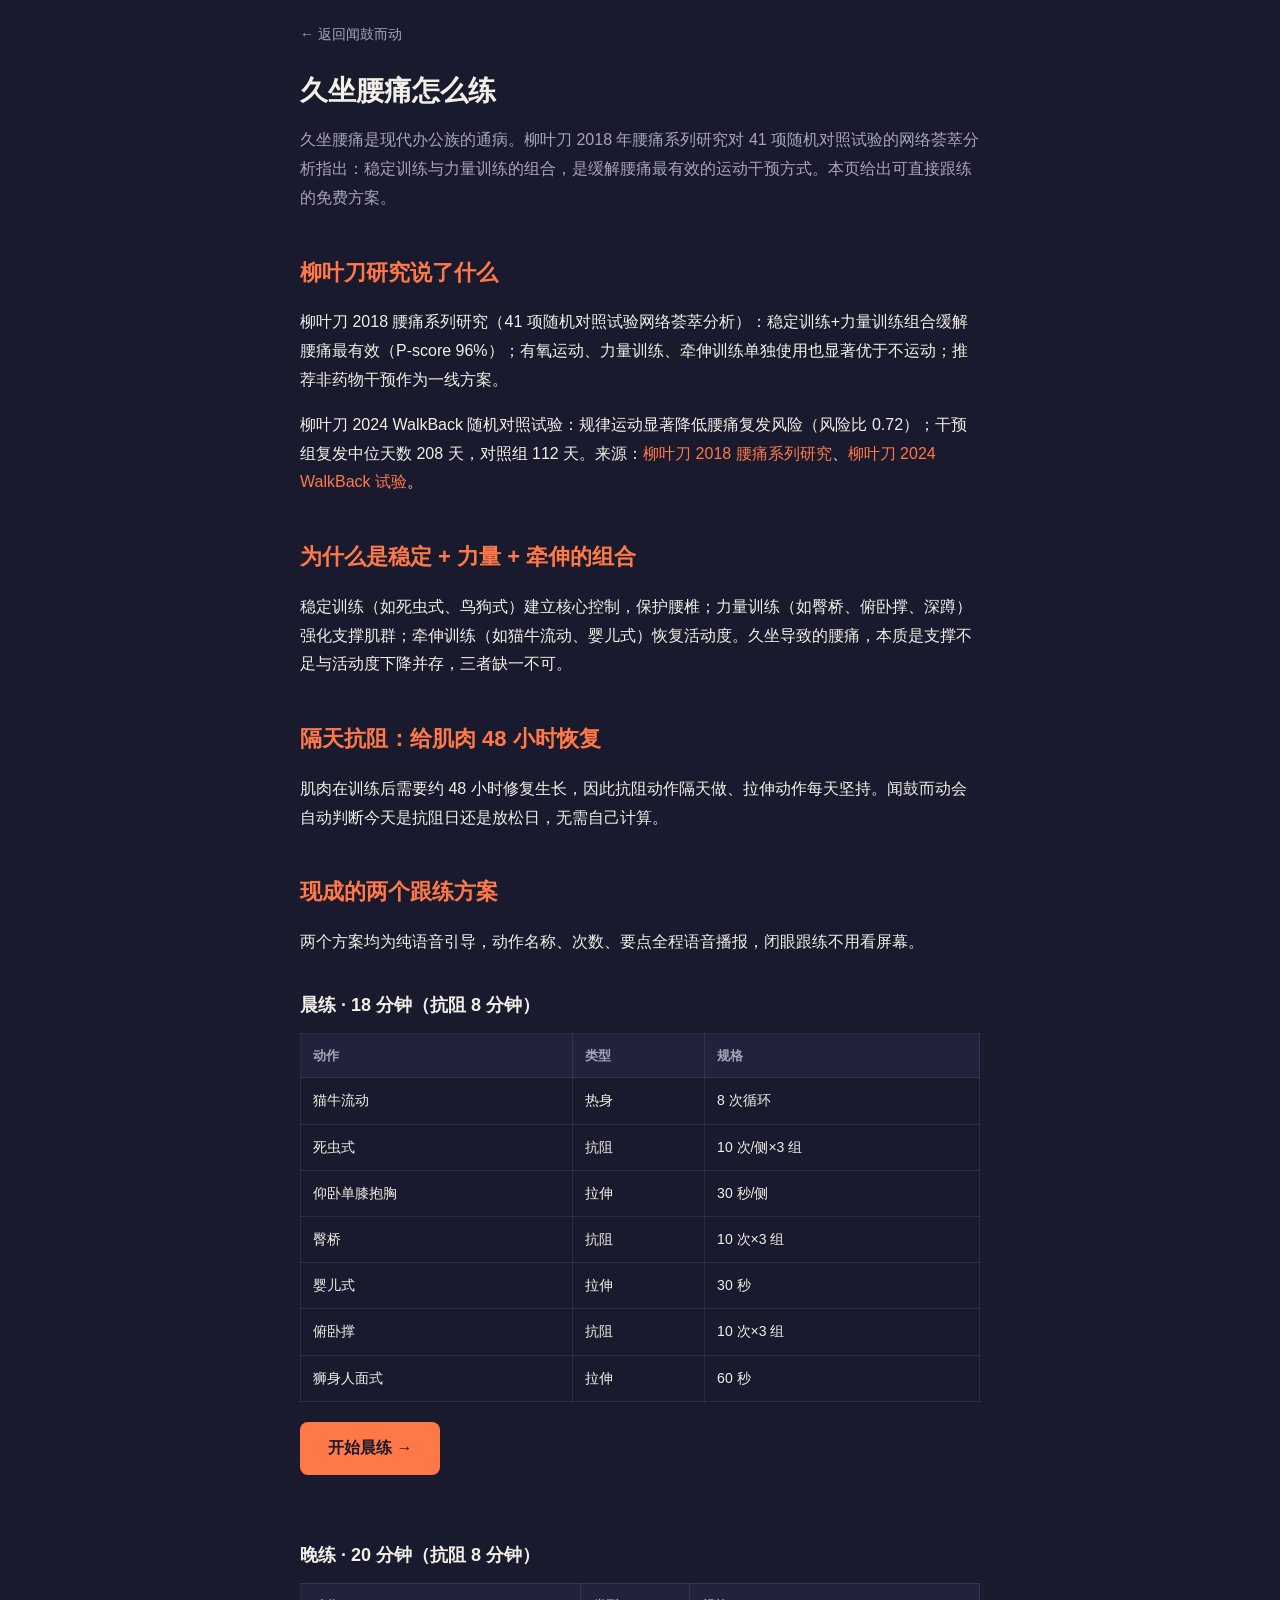
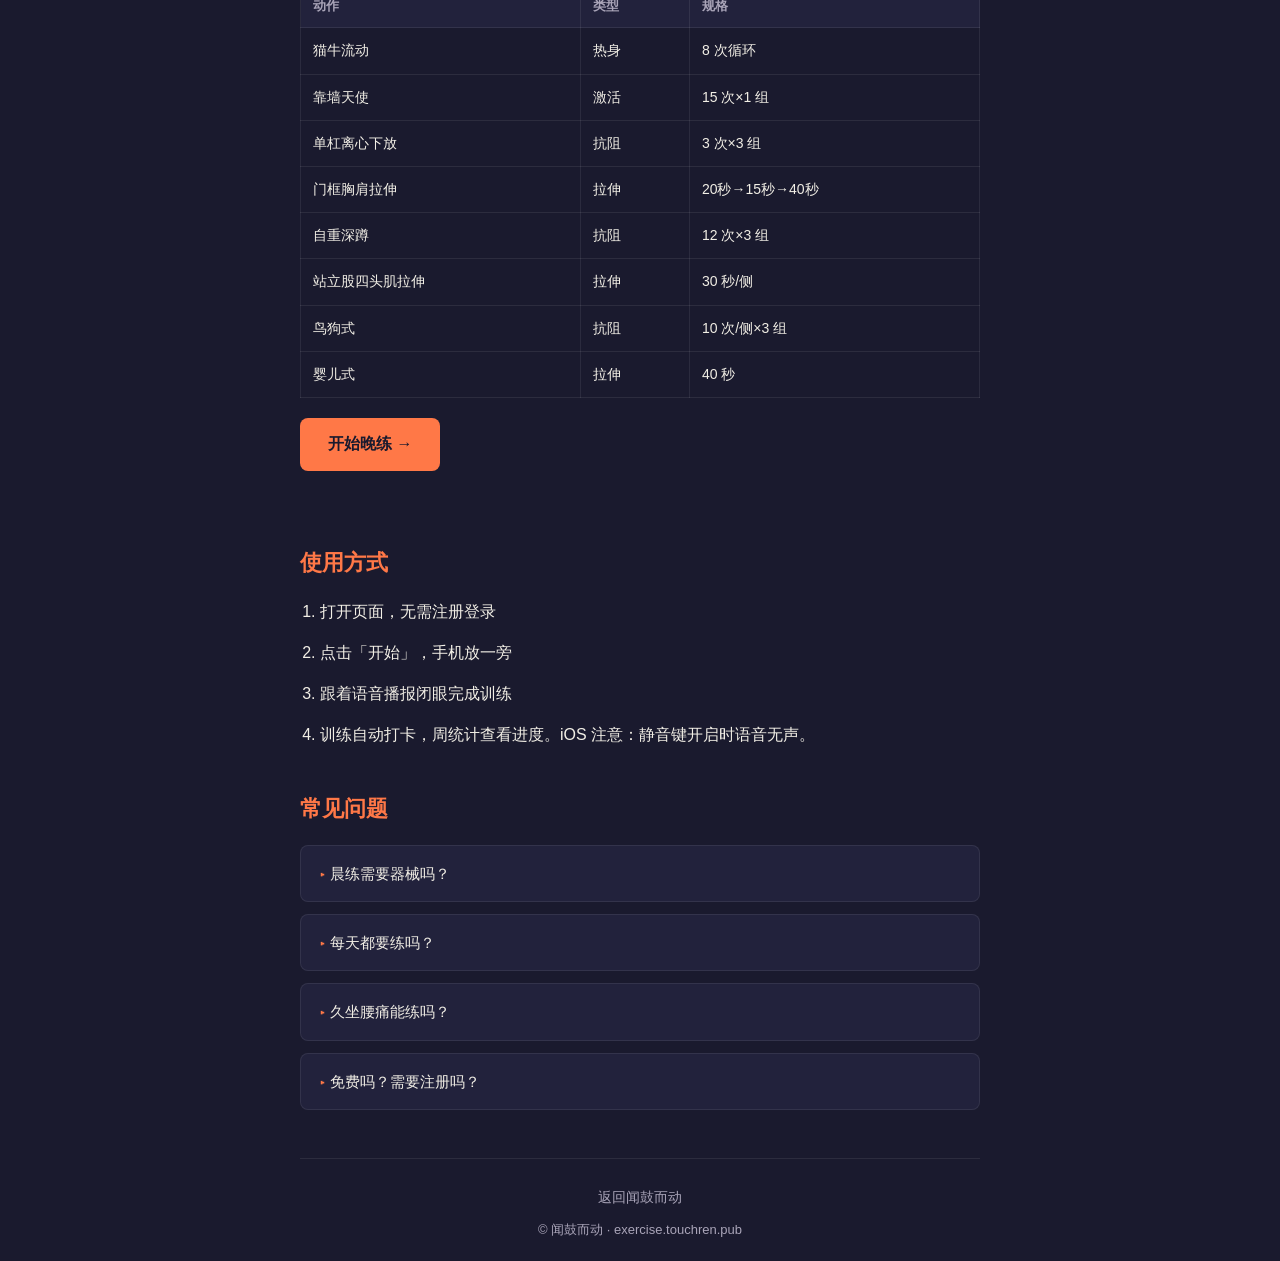
<file: guide.html>
<!DOCTYPE html>
<html lang="zh-CN">
<head>
  <meta charset="UTF-8">
  <meta name="viewport" content="width=device-width, initial-scale=1.0">
  <meta name="theme-color" content="#1a1a2e">
  <title>久坐腰痛怎么练：柳叶刀推荐的运动组合（附免费语音跟练计划）</title>
  <meta name="description" content="久坐腰痛的运动康复方案：稳定训练+力量训练+牵伸训练的组合（柳叶刀 2018 腰痛系列研究推荐），附 18 分钟晨练与 20 分钟晚练免费语音引导计划，无需器械、无需注册。">
  <meta name="keywords" content="久坐腰痛,腰痛康复,运动康复,柳叶刀,语音引导健身,居家训练">
  <link rel="canonical" href="https://exercise.touchren.pub/guide.html">
  <meta property="og:type" content="article">
  <meta property="og:site_name" content="闻鼓而动">
  <meta property="og:title" content="久坐腰痛怎么练：柳叶刀推荐的运动组合">
  <meta property="og:description" content="久坐腰痛的运动康复方案：稳定训练+力量训练+牵伸训练的组合（柳叶刀 2018 腰痛系列研究推荐），附 18 分钟晨练与 20 分钟晚练免费语音引导计划，无需器械、无需注册。">
  <meta property="og:url" content="https://exercise.touchren.pub/guide.html">
  <meta property="og:image" content="https://exercise.touchren.pub/og-image.png">
  <meta property="og:locale" content="zh_CN">
  <meta name="twitter:card" content="summary_large_image">
  <link rel="stylesheet" href="guide.css">
</head>
<body>
  <article>
    <header>
      <a href="./" class="back-link">← 返回闻鼓而动</a>
      <h1>久坐腰痛怎么练</h1>
      <p class="lead">久坐腰痛是现代办公族的通病。柳叶刀 2018 年腰痛系列研究对 41 项随机对照试验的网络荟萃分析指出：稳定训练与力量训练的组合，是缓解腰痛最有效的运动干预方式。本页给出可直接跟练的免费方案。</p>
    </header>

    <section>
      <h2>柳叶刀研究说了什么</h2>
      <p>柳叶刀 2018 腰痛系列研究（41 项随机对照试验网络荟萃分析）：稳定训练+力量训练组合缓解腰痛最有效（P-score 96%）；有氧运动、力量训练、牵伸训练单独使用也显著优于不运动；推荐非药物干预作为一线方案。</p>
      <p>柳叶刀 2024 WalkBack 随机对照试验：规律运动显著降低腰痛复发风险（风险比 0.72）；干预组复发中位天数 208 天，对照组 112 天。来源：<a href="https://www.thelancet.com/journals/lancet/article/PIIS0140-6736(18)32650-3/abstract" target="_blank" rel="noopener">柳叶刀 2018 腰痛系列研究</a>、<a href="https://www.thelancet.com/journals/lancet/article/PIIS0140-6736(24)00755-4/abstract" target="_blank" rel="noopener">柳叶刀 2024 WalkBack 试验</a>。</p>
    </section>

    <section>
      <h2>为什么是稳定 + 力量 + 牵伸的组合</h2>
      <p>稳定训练（如死虫式、鸟狗式）建立核心控制，保护腰椎；力量训练（如臀桥、俯卧撑、深蹲）强化支撑肌群；牵伸训练（如猫牛流动、婴儿式）恢复活动度。久坐导致的腰痛，本质是支撑不足与活动度下降并存，三者缺一不可。</p>
    </section>

    <section>
      <h2>隔天抗阻：给肌肉 48 小时恢复</h2>
      <p>肌肉在训练后需要约 48 小时修复生长，因此抗阻动作隔天做、拉伸动作每天坚持。闻鼓而动会自动判断今天是抗阻日还是放松日，无需自己计算。</p>
    </section>

    <section>
      <h2>现成的两个跟练方案</h2>
      <p>两个方案均为纯语音引导，动作名称、次数、要点全程语音播报，闭眼跟练不用看屏幕。</p>

      <h3>晨练 · 18 分钟（抗阻 8 分钟）</h3>
      <table>
        <thead>
          <tr><th>动作</th><th>类型</th><th>规格</th></tr>
        </thead>
        <tbody>
          <tr><td>猫牛流动</td><td>热身</td><td>8 次循环</td></tr>
          <tr><td>死虫式</td><td>抗阻</td><td>10 次/侧×3 组</td></tr>
          <tr><td>仰卧单膝抱胸</td><td>拉伸</td><td>30 秒/侧</td></tr>
          <tr><td>臀桥</td><td>抗阻</td><td>10 次×3 组</td></tr>
          <tr><td>婴儿式</td><td>拉伸</td><td>30 秒</td></tr>
          <tr><td>俯卧撑</td><td>抗阻</td><td>10 次×3 组</td></tr>
          <tr><td>狮身人面式</td><td>拉伸</td><td>60 秒</td></tr>
        </tbody>
      </table>
      <a class="cta" href="./morning/">开始晨练 →</a>

      <h3>晚练 · 20 分钟（抗阻 8 分钟）</h3>
      <table>
        <thead>
          <tr><th>动作</th><th>类型</th><th>规格</th></tr>
        </thead>
        <tbody>
          <tr><td>猫牛流动</td><td>热身</td><td>8 次循环</td></tr>
          <tr><td>靠墙天使</td><td>激活</td><td>15 次×1 组</td></tr>
          <tr><td>单杠离心下放</td><td>抗阻</td><td>3 次×3 组</td></tr>
          <tr><td>门框胸肩拉伸</td><td>拉伸</td><td>20秒→15秒→40秒</td></tr>
          <tr><td>自重深蹲</td><td>抗阻</td><td>12 次×3 组</td></tr>
          <tr><td>站立股四头肌拉伸</td><td>拉伸</td><td>30 秒/侧</td></tr>
          <tr><td>鸟狗式</td><td>抗阻</td><td>10 次/侧×3 组</td></tr>
          <tr><td>婴儿式</td><td>拉伸</td><td>40 秒</td></tr>
        </tbody>
      </table>
      <a class="cta" href="./evening/">开始晚练 →</a>
    </section>

    <section>
      <h2>使用方式</h2>
      <ol>
        <li>打开页面，无需注册登录</li>
        <li>点击「开始」，手机放一旁</li>
        <li>跟着语音播报闭眼完成训练</li>
        <li>训练自动打卡，周统计查看进度。iOS 注意：静音键开启时语音无声。</li>
      </ol>
    </section>

    <section>
      <h2>常见问题</h2>
      <details>
        <summary>晨练需要器械吗？</summary>
        <p>不需要，全程自重训练，一张瑜伽垫即可。</p>
      </details>
      <details>
        <summary>每天都要练吗？</summary>
        <p>拉伸动作建议每天坚持，抗阻动作隔天做，给肌肉 48 小时恢复时间。闻鼓而动会自动判断今天是抗阻日还是放松日。</p>
      </details>
      <details>
        <summary>久坐腰痛能练吗？</summary>
        <p>方案参考柳叶刀腰痛系列研究设计，适合久坐人群日常坚持；如正处于急性疼痛或有伤，请先咨询医生。</p>
      </details>
      <details>
        <summary>免费吗？需要注册吗？</summary>
        <p>完全免费，无需注册登录。训练数据只存本地，不上传任何服务器。</p>
      </details>
    </section>

    <footer>
      <a href="./">返回闻鼓而动</a>
      <p class="copyright">© 闻鼓而动 · exercise.touchren.pub</p>
    </footer>
  </article>

  <script type="application/ld+json">
  {"@context":"https://schema.org","@type":"Article","headline":"久坐腰痛怎么练：柳叶刀推荐的运动组合","url":"https://exercise.touchren.pub/guide.html","description":"基于柳叶刀 2018 腰痛系列研究与 2024 WalkBack 随机对照试验，给出稳定训练+力量训练+牵伸训练的组合方案与免费语音引导跟练计划。","author":{"@type":"Organization","name":"闻鼓而动"},"publisher":{"@type":"Organization","name":"闻鼓而动","url":"https://exercise.touchren.pub/"},"datePublished":"2026-09-04","isAccessibleForFree":true}
  </script>
  <script type="application/ld+json">
  {"@context":"https://schema.org","@type":"FAQPage","mainEntity":[{"@type":"Question","name":"晨练需要器械吗？","acceptedAnswer":{"@type":"Answer","text":"不需要，全程自重训练，一张瑜伽垫即可。"}},{"@type":"Question","name":"每天都要练吗？","acceptedAnswer":{"@type":"Answer","text":"拉伸动作建议每天坚持，抗阻动作隔天做，给肌肉 48 小时恢复时间。闻鼓而动会自动判断今天是抗阻日还是放松日。"}},{"@type":"Question","name":"久坐腰痛能练吗？","acceptedAnswer":{"@type":"Answer","text":"方案参考柳叶刀腰痛系列研究设计，适合久坐人群日常坚持；如正处于急性疼痛或有伤，请先咨询医生。"}},{"@type":"Question","name":"免费吗？需要注册吗？","acceptedAnswer":{"@type":"Answer","text":"完全免费，无需注册登录。训练数据只存本地，不上传任何服务器。"}}]}
  </script>
</body>
</html>
</file>
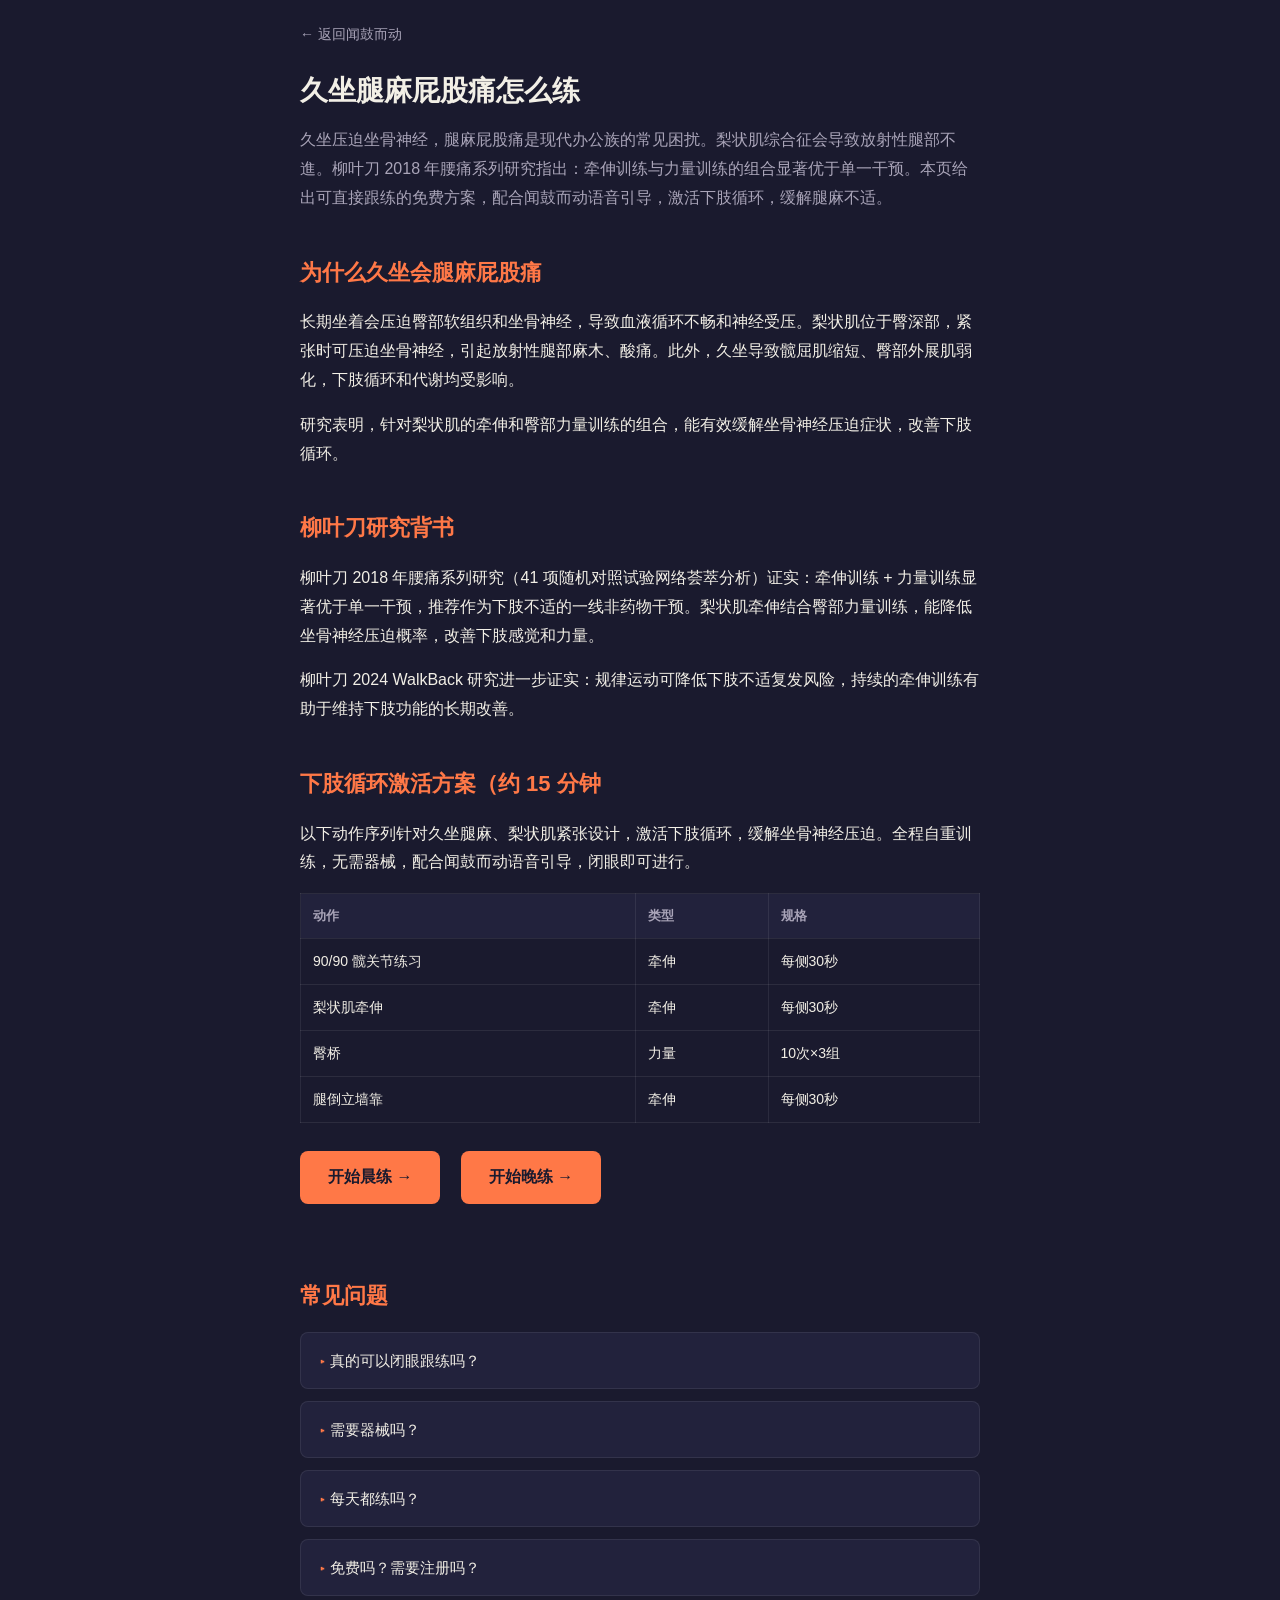
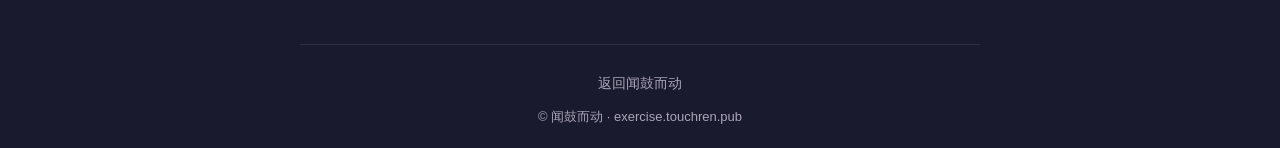
<file: legs-numb.html>
<!DOCTYPE html>
<html lang="zh-CN">
<head>
  <meta charset="UTF-8">
  <meta name="viewport" content="width=device-width, initial-scale=1.0">
  <meta name="theme-color" content="#1a1a2e">
  <title>久坐腿麻屁股痛怎么练：梨状肌与下肢循环激活方案——闻鼓而动</title>
  <meta name="description" content="久坐压迫坐骨神经，导致腿麻、屁股痛？梨状肌综合征常见于久坐人群。柳叶刀研究背书的牵伸+力量训练组合，配合闻鼓而动免费语音引导，激活下肢循环，缓解腿麻不适。无需器械、无需注册、数据仅存本地浏览器。">
  <meta name="keywords" content="久坐腿麻,梨状肌,坐骨神经,下肢激活,语音引导健身,居家训练">
  <link rel="canonical" href="https://exercise.touchren.pub/legs-numb.html">
  <meta property="og:type" content="article">
  <meta property="og:site_name" content="闻鼓而动">
  <meta property="og:title" content="久坐腿麻屁股痛怎么练：梨状肌与下肢循环激活方案">
  <meta property="og:description" content="久坐压迫坐骨神经，导致腿麻、屁股痛？梨状肌综合征常见于久坐人群。柳叶刀研究背书的牵伸+力量训练组合，配合闻鼓而动免费语音引导，激活下肢循环，缓解腿麻不适。无需器械、无需注册、数据仅存本地浏览器。">
  <meta property="og:url" content="https://exercise.touchren.pub/legs-numb.html">
  <meta property="og:image" content="https://exercise.touchren.pub/og-image.png">
  <meta property="og:locale" content="zh_CN">
  <meta name="twitter:card" content="summary_large_image">
  <link rel="stylesheet" href="guide.css">
</head>
<body>
  <article>
    <header>
      <a href="./" class="back-link">← 返回闻鼓而动</a>
      <h1>久坐腿麻屁股痛怎么练</h1>
      <p class="lead">久坐压迫坐骨神经，腿麻屁股痛是现代办公族的常见困扰。梨状肌综合征会导致放射性腿部不進。柳叶刀 2018 年腰痛系列研究指出：牵伸训练与力量训练的组合显著优于单一干预。本页给出可直接跟练的免费方案，配合闻鼓而动语音引导，激活下肢循环，缓解腿麻不适。</p>
    </header>

    <section>
      <h2>为什么久坐会腿麻屁股痛</h2>
      <p>长期坐着会压迫臀部软组织和坐骨神经，导致血液循环不畅和神经受压。梨状肌位于臀深部，紧张时可压迫坐骨神经，引起放射性腿部麻木、酸痛。此外，久坐导致髋屈肌缩短、臀部外展肌弱化，下肢循环和代谢均受影响。</p>
      <p>研究表明，针对梨状肌的牵伸和臀部力量训练的组合，能有效缓解坐骨神经压迫症状，改善下肢循环。</p>
    </section>

    <section>
      <h2>柳叶刀研究背书</h2>
      <p>柳叶刀 2018 年腰痛系列研究（41 项随机对照试验网络荟萃分析）证实：牵伸训练 + 力量训练显著优于单一干预，推荐作为下肢不适的一线非药物干预。梨状肌牵伸结合臀部力量训练，能降低坐骨神经压迫概率，改善下肢感觉和力量。</p>
      <p>柳叶刀 2024 WalkBack 研究进一步证实：规律运动可降低下肢不适复发风险，持续的牵伸训练有助于维持下肢功能的长期改善。</p>
    </section>

    <section>
      <h2>下肢循环激活方案（约 15 分钟</h2>
      <p>以下动作序列针对久坐腿麻、梨状肌紧张设计，激活下肢循环，缓解坐骨神经压迫。全程自重训练，无需器械，配合闻鼓而动语音引导，闭眼即可进行。</p>

      <table>
        <thead>
          <tr><th>动作</th><th>类型</th><th>规格</th></tr>
        </thead>
        <tbody>
          <tr><td>90/90 髋关节练习</td><td>牵伸</td><td>每侧30秒</td></tr>
          <tr><td>梨状肌牵伸</td><td>牵伸</td><td>每侧30秒</td></tr>
          <tr><td>臀桥</td><td>力量</td><td>10次×3组</td></tr>
          <tr><td>腿倒立墙靠</td><td>牵伸</td><td>每侧30秒</td></tr>
        </tbody>
      </table>

      <a class="cta" href="./morning/">开始晨练 →</a>
      <a class="cta" style="margin-left:16px; margin-top:8px; display:inline-block;" href="./evening/">开始晚练 →</a>
    </section>

    <section>
      <h2>常见问题</h2>
      <details>
        <summary>真的可以闭眼跟练吗？</summary>
        <p>可以。闻鼓而动全程语音播报动作名称、次数和要点提示，不需要看屏幕。只要听见指令就行动，手机往旁边一放即可。</p>
      </details>
      <details>
        <summary>需要器械吗？</summary>
        <p>不需要，全程自重训练。90/90 髋关节练习、梨状肌牵伸在地上即可；腿倒立墙靠靠墙即可。</p>
      </details>
      <details>
        <summary>每天都练吗？</summary>
        <p>牵伸动作建议每天坚持，改善血液循环、缓解神经压迫。闻鼓而动会自动判断今天是抗阻日还是放松日，无需自己计算。</p>
      </details>
      <details>
        <summary>免费吗？需要注册吗？</summary>
        <p>完全免费，无需注册登录。没有服务器、没有账号、没有数据上传，训练记录只存在你的浏览器里。</p>
      </details>
    </section>

    <footer>
      <a href="./">返回闻鼓而动</a>
      <p class="copyright">© 闻鼓而动 · exercise.touchren.pub</p>
    </footer>
  </article>

  <script type="application/ld+json">
  {"@context":"https://schema.org","@type":"HowTo","name":"久坐腿麻屁股痛梨状肌激活方案","description":"基于柳叶刀研究的梨状肌牵伸+下肢力量训练方案，配合闻鼓而动免费语音引导，久坐人群可缓解腿麻屁股痛。包含90/90髋关节练习、梨状肌牵伸、臀桥、腿倒立墙靠等动作的每日激活序列。","step":[{"@type":"HowToStep","name":"90/90 髋关节练习","text":"坐姿90度弯曲双腿，一侧膝盖落向另一侧地面，另一侧脚跟保持在地面；保持30秒，另一侧同步。","duration":"60"},{"@type":"HowToStep","name":"梨状肌牵伸","text":"坐姿或仰卧，对侧脚踝置于对侧膝盖上；轻轻向对侧倾斜，感受臀深部牵拉。","duration":"60"},{"@type":"HowToStep","name":"腿倒立墙靠","text":"靠墙坐姿，臀部靠近墙壁，双腿向上伸直靠墙；感受大腿后侧和臀部牵拉。","duration":"60"}],"totalTime":"900","tool":["瑜伽垫（可选）"}]
  </script>

  <script type="application/ld+json">
  {"@context":"https://schema.org","@type":"Article","headline":"久坐腿麻屁股痛怎么练：梨状肌与下肢循环激活方案","url":"https://exercise.touchren.pub/legs-numb.html","description":"基于柳叶刀 2018 腰痛系列研究与 2024 WalkBack 随机对照试验，给出牵伸训练+力量训练的组合方案与免费语音引导跟练计划。","author":{"@type":"Organization","name":"闻鼓而动"},"publisher":{"@type":"Organization","name":"闻鼓而动","url":"https://exercise.touchren.pub/"},"datePublished":"2026-09-11","isAccessibleForFree":true}
  </script>
</body>
</html>
</file>
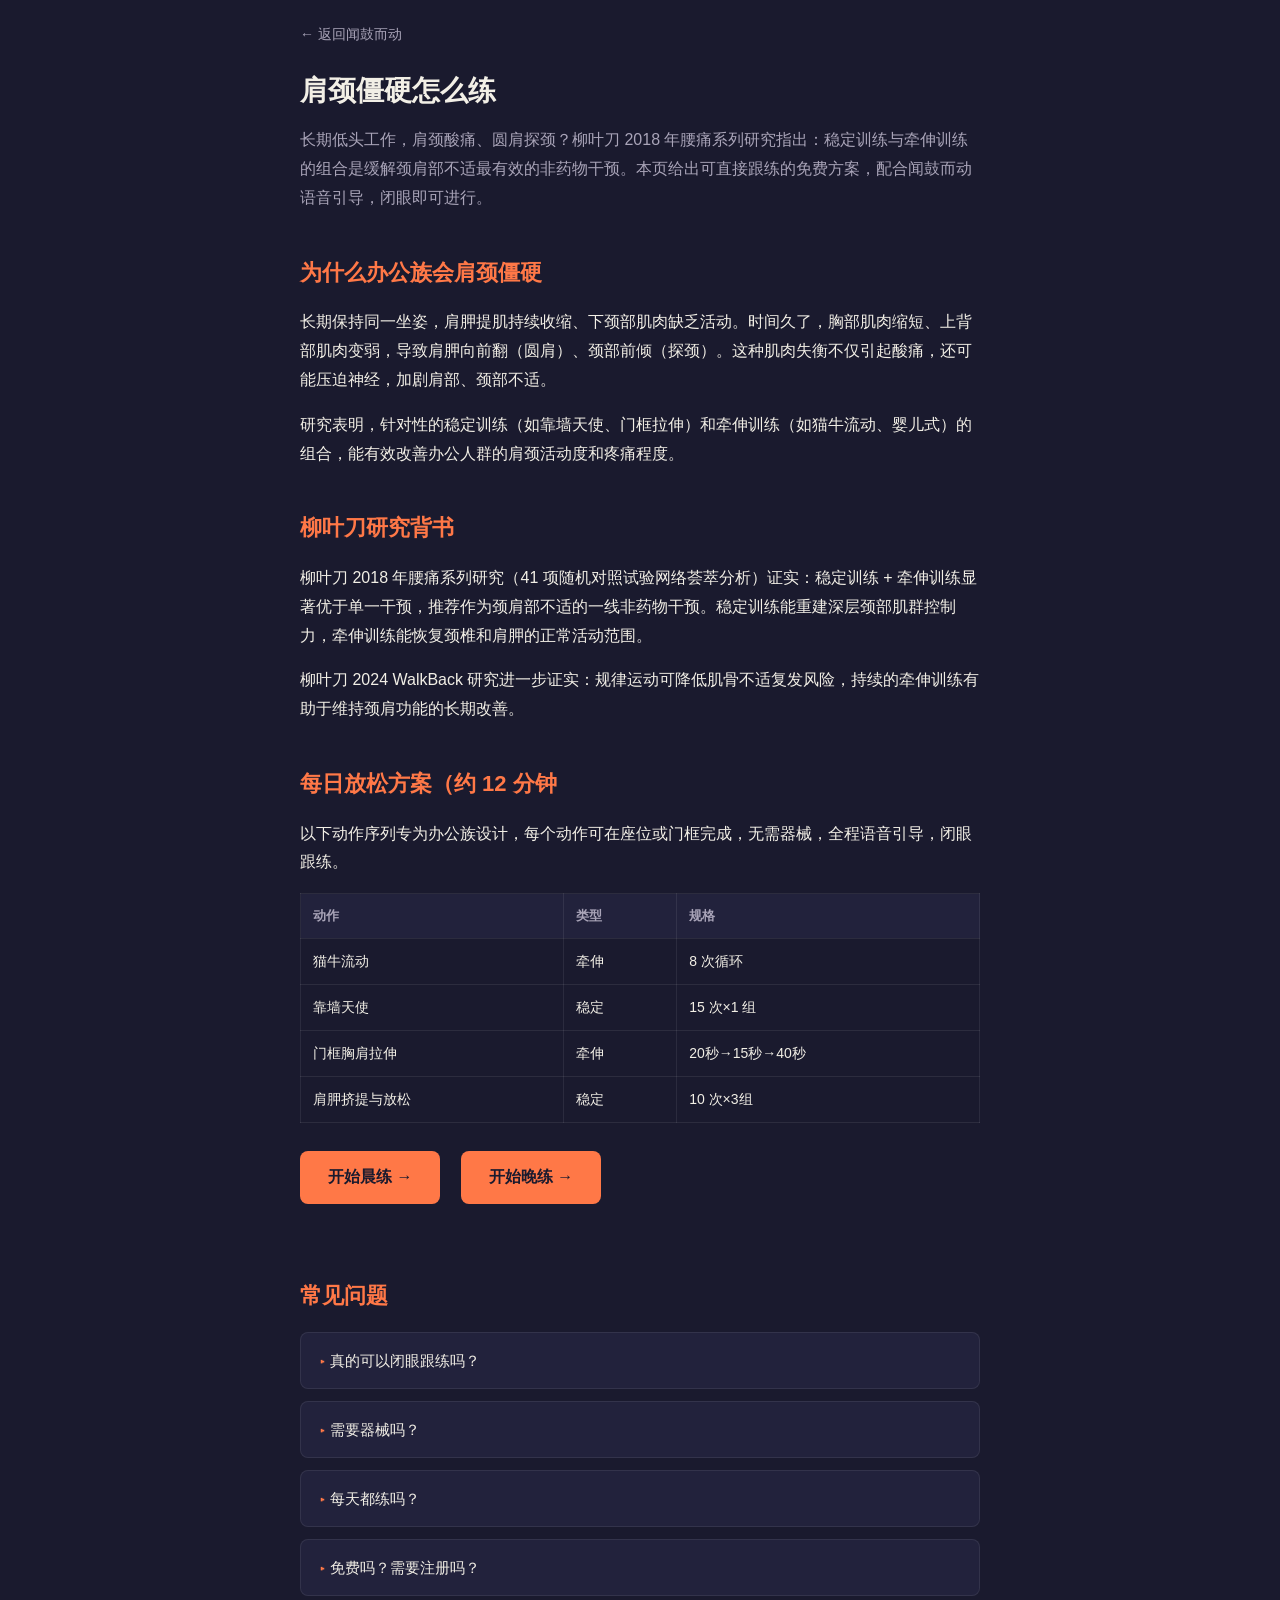
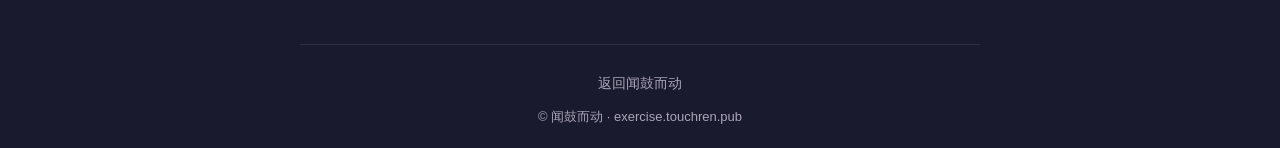
<file: neck-shoulder.html>
<!DOCTYPE html>
<html lang="zh-CN">
<head>
  <meta charset="UTF-8">
  <meta name="viewport" content="width=device-width, initial-scale=1.0">
  <meta name="theme-color" content="#1a1a2e">
  <title>肩颈僵硬怎么练：办公室族的每日放松方案（附免费语音跟练）——闻鼓而动</title>
  <meta name="description" content="肩颈僵硬是办公族的通病。柳叶刀研究背书的稳定训练+牵伸训练方案，配合闻鼓而动免费语音引导，闭眼放松不费力。无需器械、无需注册、数据仅存本地浏览器。">
  <meta name="keywords" content="肩颈僵硬,办公室族,放松训练,语音引导健身,居家训练,柳叶刀">
  <link rel="canonical" href="https://exercise.touchren.pub/neck-shoulder.html">
  <meta property="og:type" content="article">
  <meta property="og:site_name" content="闻鼓而动">
  <meta property="og:title" content="肩颈僵硬怎么练：办公室族的每日放松方案">
  <meta property="og:description" content="肩颈僵硬是办公族的通病。柳叶刀研究背书的稳定训练+牵伸训练方案，配合闻鼓而动免费语音引导，闭眼放松不费力。无需器械、无需注册、数据仅存本地浏览器。">
  <meta property="og:url" content="https://exercise.touchren.pub/neck-shoulder.html">
  <meta property="og:image" content="https://exercise.touchren.pub/og-image.png">
  <meta property="og:locale" content="zh_CN">
  <meta name="twitter:card" content="summary_large_image">
  <link rel="stylesheet" href="guide.css">
</head>
<body>
  <article>
    <header>
      <a href="./" class="back-link">← 返回闻鼓而动</a>
      <h1>肩颈僵硬怎么练</h1>
      <p class="lead">长期低头工作，肩颈酸痛、圆肩探颈？柳叶刀 2018 年腰痛系列研究指出：稳定训练与牵伸训练的组合是缓解颈肩部不适最有效的非药物干预。本页给出可直接跟练的免费方案，配合闻鼓而动语音引导，闭眼即可进行。</p>
    </header>

    <section>
      <h2>为什么办公族会肩颈僵硬</h2>
      <p>长期保持同一坐姿，肩胛提肌持续收缩、下颈部肌肉缺乏活动。时间久了，胸部肌肉缩短、上背部肌肉变弱，导致肩胛向前翻（圆肩）、颈部前倾（探颈）。这种肌肉失衡不仅引起酸痛，还可能压迫神经，加剧肩部、颈部不适。</p>
      <p>研究表明，针对性的稳定训练（如靠墙天使、门框拉伸）和牵伸训练（如猫牛流动、婴儿式）的组合，能有效改善办公人群的肩颈活动度和疼痛程度。</p>
    </section>

    <section>
      <h2>柳叶刀研究背书</h2>
      <p>柳叶刀 2018 年腰痛系列研究（41 项随机对照试验网络荟萃分析）证实：稳定训练 + 牵伸训练显著优于单一干预，推荐作为颈肩部不适的一线非药物干预。稳定训练能重建深层颈部肌群控制力，牵伸训练能恢复颈椎和肩胛的正常活动范围。</p>
      <p>柳叶刀 2024 WalkBack 研究进一步证实：规律运动可降低肌骨不适复发风险，持续的牵伸训练有助于维持颈肩功能的长期改善。</p>
    </section>

    <section>
      <h2>每日放松方案（约 12 分钟</h2>
      <p>以下动作序列专为办公族设计，每个动作可在座位或门框完成，无需器械，全程语音引导，闭眼跟练。</p>

      <table>
        <thead>
          <tr><th>动作</th><th>类型</th><th>规格</th></tr>
        </thead>
        <tbody>
          <tr><td>猫牛流动</td><td>牵伸</td><td>8 次循环</td></tr>
          <tr><td>靠墙天使</td><td>稳定</td><td>15 次×1 组</td></tr>
          <tr><td>门框胸肩拉伸</td><td>牵伸</td><td>20秒→15秒→40秒</td></tr>
          <tr><td>肩胛挤提与放松</td><td>稳定</td><td>10 次×3组</td></tr>
        </tbody>
      </table>

      <a class="cta" href="./morning/">开始晨练 →</a>
      <a class="cta" style="margin-left:16px; margin-top:8px; display:inline-block;" href="./evening/">开始晚练 →</a>
    </section>

    <section>
      <h2>常见问题</h2>
      <details>
        <summary>真的可以闭眼跟练吗？</summary>
        <p>可以。闻鼓而动全程语音播报动作名称、次数和要点提示，不需要看屏幕。只要听见指令就行动，手机往旁边一放即可。</p>
      </details>
      <details>
        <summary>需要器械吗？</summary>
        <p>不需要，全程自重训练。靠墙天使需要靠墙，门框胸肩拉伸需要门框，其他动作完全在座位上完成。</p>
      </details>
      <details>
        <summary>每天都练吗？</summary>
        <p>拉伸动作建议每天坚持，加速血液循环、缓解肌肉紧张。闻鼓而动会自动判断今天是抗阻日还是放松日，无需自己计算。</p>
      </details>
      <details>
        <summary>免费吗？需要注册吗？</summary>
        <p>完全免费，无需注册登录。没有服务器、没有账号、没有数据上传，训练记录只存在你的浏览器里。</p>
      </details>
    </section>

    <footer>
      <a href="./">返回闻鼓而动</a>
      <p class="copyright">© 闻鼓而动 · exercise.touchren.pub</p>
    </footer>
  </article>

  <script type="application/ld+json">
  {"@context":"https://schema.org","@type":"HowTo","name":"肩颈僵硬办公族每日放松方案","description":"基于柳叶刀研究的肩颈稳定+牵伸训练方案，配合闻鼓而动免费语音引导，办公室族可闭眼缓解肩颈僵硬。包含靠墙天使、门框拉伸、猫牛流动等动作的每日放松序列。","step":[{"@type":"HowToStep","name":"猫牛流动","text":"四点跪撑，全程用鼻子拱背呼气、塌腰吸气，缓慢活动整条脊柱。","duration":"120"},{"@type":"HowToStep","name":"靠墙天使","text":"背靠墙，手臂90度贴墙滑动；下背贴墙，不耸肩不挺腰。","duration":"60"},{"@type":"HowToStep","name":"门框胸肩拉伸","text":"前臂贴门框，手肘与肩同高；胸口打开，不耸肩不挺腰；20秒保持→15秒休息→40秒保持。","duration":"120"}],"totalTime":"720","tool":["瑜伽垫（可选）"}]
  </script>

  <script type="application/ld+json">
  {"@context":"https://schema.org","@type":"Article","headline":"肩颈僵硬怎么练：办公室族的每日放松方案","url":"https://exercise.touchren.pub/neck-shoulder.html","description":"基于柳叶刀 2018 腰痛系列研究与 2024 WalkBack 随机对照试验，给出稳定训练+牵伸训练的组合方案与免费语音引导跟练计划。","author":{"@type":"Organization","name":"闻鼓而动"},"publisher":{"@type":"Organization","name":"闻鼓而动","url":"https://exercise.touchren.pub/"},"datePublished":"2026-09-11","isAccessibleForFree":true}
  </script>
</body>
</html>
</file>
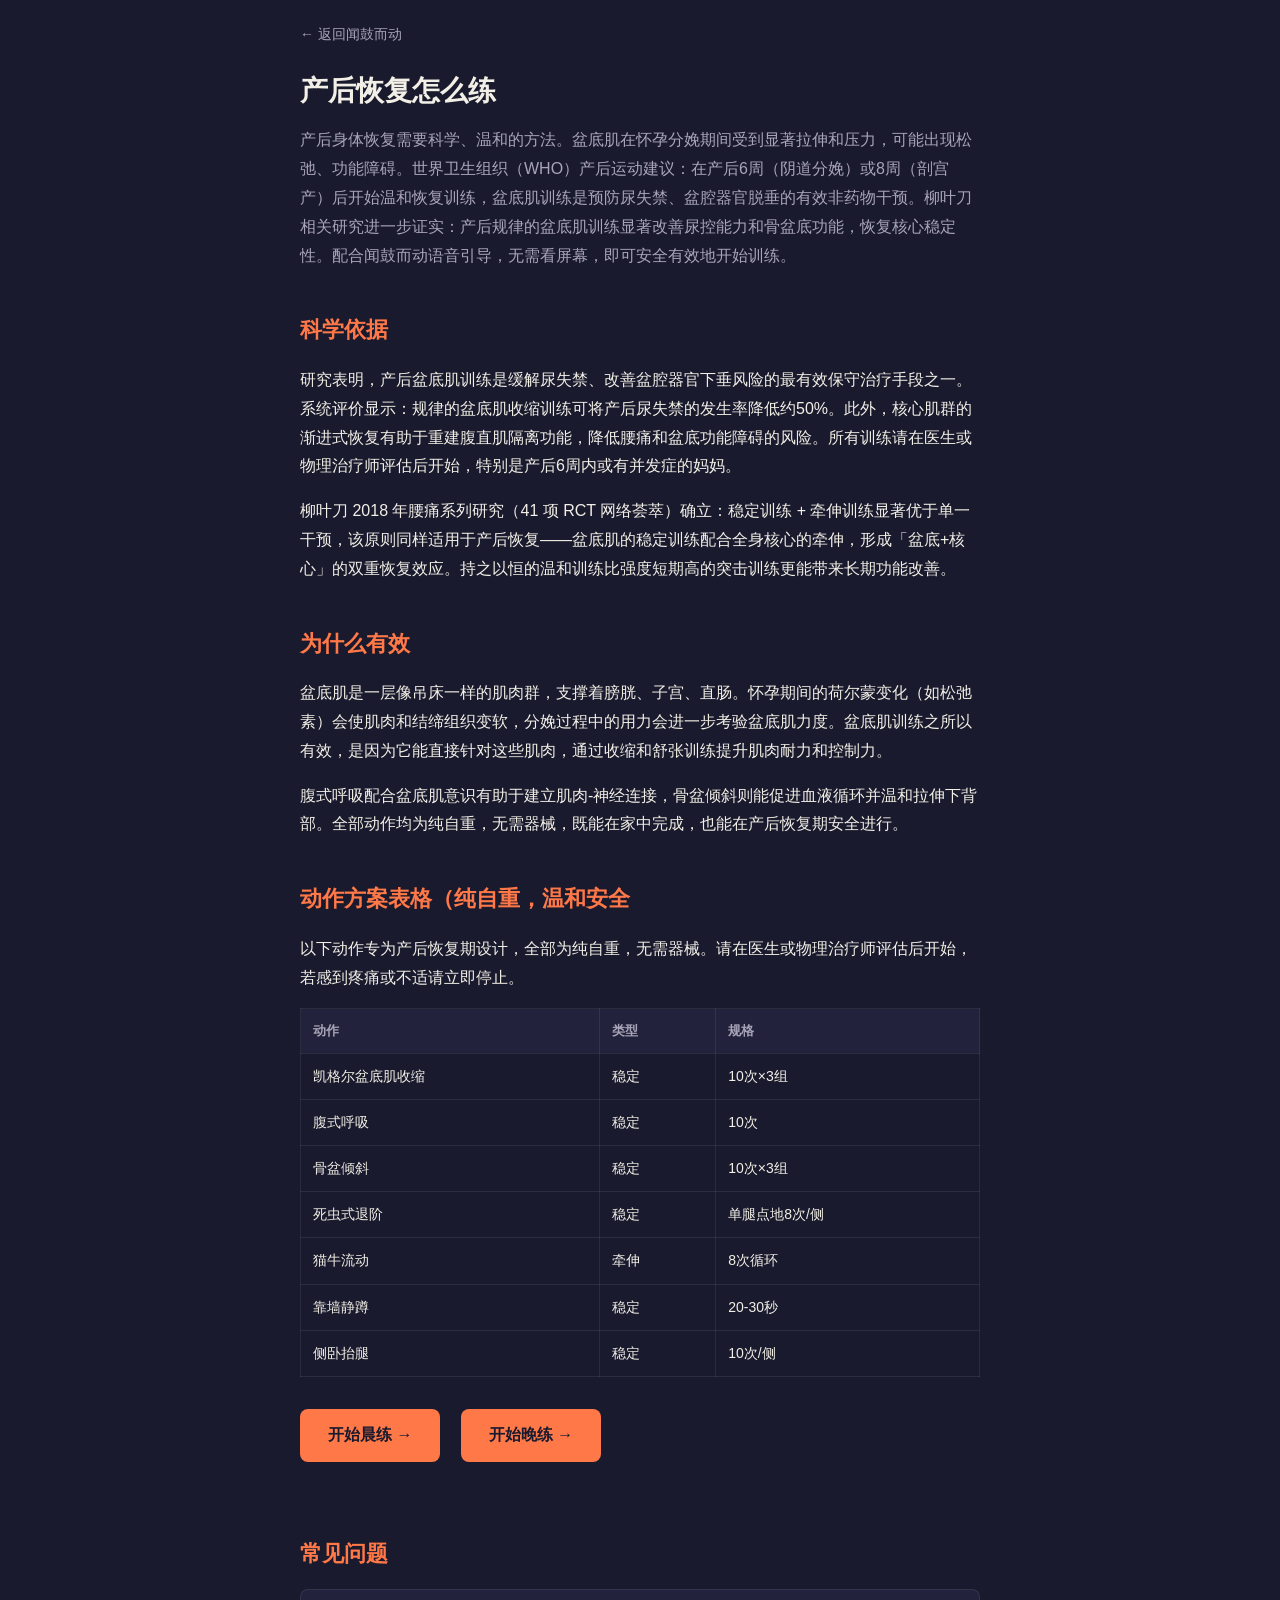
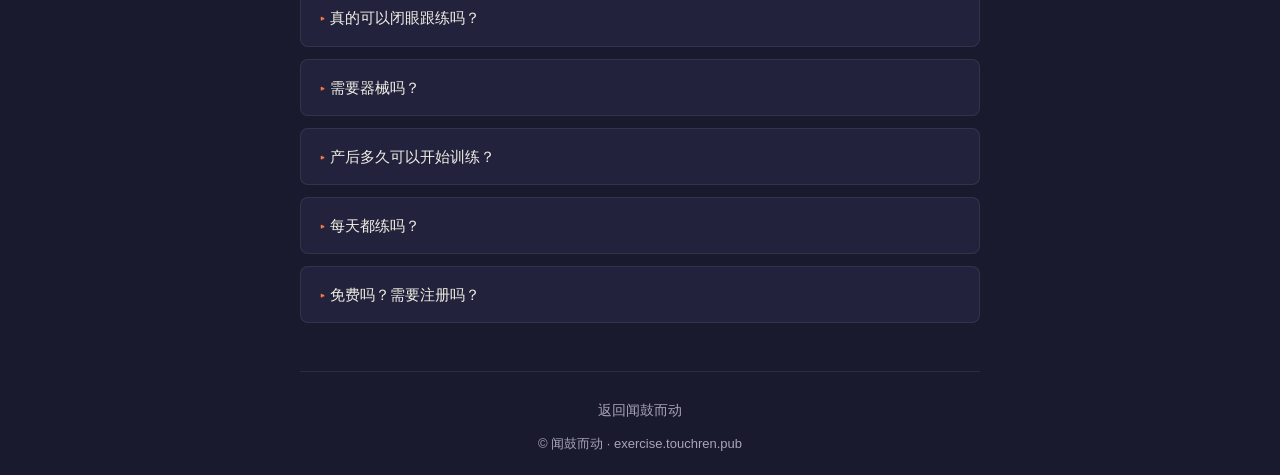
<file: postpartum-recovery.html>
<!DOCTYPE html>
<html lang="zh-CN">
<head>
  <meta charset="UTF-8">
  <meta name="viewport" content="width=device-width, initial-scale=1.0">
  <meta name="theme-color" content="#1a1a2e">
  <title>产后恢复怎么练：温和的盆底与核心训练方案（附免费语音跟练）——闻鼓而动</title>
  <meta name="description" content="产后恢复是每位新妈妈必经的关键阶段。盆底肌训练与核心恢复方案，柳叶刀研究背书的稳定+牵伸组合，配合闻鼓而动免费语音引导，闭眼跟练不费力。无需器械、无需注册、数据仅存本地浏览器。">
  <meta name="keywords" content="产后恢复怎么练,盆底肌训练,产后核心训练,温和训练">
  <link rel="canonical" href="https://exercise.touchren.pub/postpartum-recovery.html">
  <meta property="og:type" content="article">
  <meta property="og:site_name" content="闻鼓而动">
  <meta property="og:title" content="产后恢复怎么练：温和的盆底与核心训练方案">
  <meta property="og:description" content="产后恢复是每位新妈妈必经的关键阶段。盆底肌训练与核心恢复方案，柳叶刀研究背书的稳定+牵伸组合，配合闻鼓而动免费语音引导，闭眼跟练不费力。无需器械、无需注册、数据仅存本地浏览器。">
  <meta property="og:url" content="https://exercise.touchren.pub/postpartum-recovery.html">
  <meta property="og:image" content="https://exercise.touchren.pub/og-image.png">
  <meta property="og:locale" content="zh_CN">
  <meta name="twitter:card" content="summary_large_image">
  <link rel="stylesheet" href="guide.css">
</head>
<body>
  <article>
    <header>
      <a href="./" class="back-link">← 返回闻鼓而动</a>
      <h1>产后恢复怎么练</h1>
      <p class="lead">产后身体恢复需要科学、温和的方法。盆底肌在怀孕分娩期间受到显著拉伸和压力，可能出现松弛、功能障碍。世界卫生组织（WHO）产后运动建议：在产后6周（阴道分娩）或8周（剖宫产）后开始温和恢复训练，盆底肌训练是预防尿失禁、盆腔器官脱垂的有效非药物干预。柳叶刀相关研究进一步证实：产后规律的盆底肌训练显著改善尿控能力和骨盆底功能，恢复核心稳定性。配合闻鼓而动语音引导，无需看屏幕，即可安全有效地开始训练。</p>
    </header>

    <section>
      <h2>科学依据</h2>
      <p>研究表明，产后盆底肌训练是缓解尿失禁、改善盆腔器官下垂风险的最有效保守治疗手段之一。系统评价显示：规律的盆底肌收缩训练可将产后尿失禁的发生率降低约50%。此外，核心肌群的渐进式恢复有助于重建腹直肌隔离功能，降低腰痛和盆底功能障碍的风险。所有训练请在医生或物理治疗师评估后开始，特别是产后6周内或有并发症的妈妈。</p>
      <p>柳叶刀 2018 年腰痛系列研究（41 项 RCT 网络荟萃）确立：稳定训练 + 牵伸训练显著优于单一干预，该原则同样适用于产后恢复——盆底肌的稳定训练配合全身核心的牵伸，形成「盆底+核心」的双重恢复效应。持之以恒的温和训练比强度短期高的突击训练更能带来长期功能改善。</p>
    </section>

    <section>
      <h2>为什么有效</h2>
      <p>盆底肌是一层像吊床一样的肌肉群，支撑着膀胱、子宫、直肠。怀孕期间的荷尔蒙变化（如松弛素）会使肌肉和结缔组织变软，分娩过程中的用力会进一步考验盆底肌力度。盆底肌训练之所以有效，是因为它能直接针对这些肌肉，通过收缩和舒张训练提升肌肉耐力和控制力。</p>
      <p>腹式呼吸配合盆底肌意识有助于建立肌肉-神经连接，骨盆倾斜则能促进血液循环并温和拉伸下背部。全部动作均为纯自重，无需器械，既能在家中完成，也能在产后恢复期安全进行。</p>
    </section>

    <section>
      <h2>动作方案表格（纯自重，温和安全</h2>
      <p>以下动作专为产后恢复期设计，全部为纯自重，无需器械。请在医生或物理治疗师评估后开始，若感到疼痛或不适请立即停止。</p>

      <table>
        <thead>
          <tr><th>动作</th><th>类型</th><th>规格</th></tr>
        </thead>
        <tbody>
          <tr><td>凯格尔盆底肌收缩</td><td>稳定</td><td>10次×3组</td></tr>
          <tr><td>腹式呼吸</td><td>稳定</td><td>10次</td></tr>
          <tr><td>骨盆倾斜</td><td>稳定</td><td>10次×3组</td></tr>
          <tr><td>死虫式退阶</td><td>稳定</td><td>单腿点地8次/侧</td></tr>
          <tr><td>猫牛流动</td><td>牵伸</td><td>8次循环</td></tr>
          <tr><td>靠墙静蹲</td><td>稳定</td><td>20-30秒</td></tr>
          <tr><td>侧卧抬腿</td><td>稳定</td><td>10次/侧</td></tr>
        </tbody>
      </table>

      <div style="margin-top:24px;">
        <a class="cta" href="./morning/">开始晨练 →</a>
        <a class="cta" style="margin-left:16px; margin-top:8px; display:inline-block;" href="./evening/">开始晚练 →</a>
      </div>
    </section>

    <section>
      <h2>常见问题</h2>
      <details>
        <summary>真的可以闭眼跟练吗？</summary>
        <p>可以。闻鼓而动全程语音播报动作名称、次数和要点提示，不需要看屏幕。只要听见指令就行动，手机往旁边一放即可。</p>
      </details>
      <details>
        <summary>需要器械吗？</summary>
        <p>不需要，全程自重训练。靠墙静蹲需要靠墙，其他动作完全在坐位或卧位上完成。</p>
      </details>
      <details>
        <summary>产后多久可以开始训练？</summary>
        <p>建议产后6周（阴道分娩）或8周（剖宫产）后开始，且在医生或物理治疗师评估通过后开始。隔天抗阻自动判断功能更适合产后恢复期的合理安排，肌肉群需要 48 小时恢复。</p>
      </details>
      <details>
        <summary>每天都练吗？</summary>
        <p>拉伸动作建议每天坚持，改善血液循环、缓解肌肉紧张。抗阻动作隔天进行，给肌肉 48 小时恢复时间。闻鼓而动会自动判断今天是抗阻日还是放松日，无需自己计算。</p>
      </details>
      <details>
        <summary>免费吗？需要注册吗？</summary>
        <p>完全免费，无需注册登录。没有服务器、没有账号、没有数据上传，训练记录只存在你的浏览器里。</p>
      </details>
    </section>

    <footer>
      <a href="./">返回闻鼓而动</a>
      <p class="copyright">© 闻鼓而动 · exercise.touchren.pub</p>
    </footer>
  </article>

  <script type="application/ld+json">
  {"@context":"https://schema.org","@type":"HowTo","name":"产后恢复盆底与核心训练方案","description":"基于柳叶刀研究的盆底肌稳定+核心牵伸训练方案，配合闻鼓而动免费语音引导，产后妈妈可温和恢复盆底功能和核心稳定性。包含凯格尔盆底收缩、腹式呼吸、骨盆倾斜、猫牛流动等温和动作的产后恢复序列。","step":[{"@type":"HowToStep","name":"凯格尔盆底肌收缩","text":"坐姿或仰卧，收缩盆底肌（如止住尿流的肌肉），保持3-5秒，然后完全放松。重复10次，完成3组。注意：收缩时不屏住呼吸，不收缩腹部或大腿肌肉。","duration":"45"},{"@type":"HowToStep","name":"腹式呼吸","text":"坐姿或仰卧，一只手放于胸口，另一手放于腹部。通过鼻子吸气，感受腹部升起；通过嘴巴缓慢呼气，感受腹部落下。重复10次。","duration":"30"},{"@type":"HowToStep","name":"骨盆倾斜","text":"仰卧，膝盖弯曲，脚跟踩地。轻轻将尾骨向天花板方向倾斜，感受下背部贴紧地面；然后放松恢复原位。重复10次，完成3组。","duration":"45"},{"@type":"HowToStep","name":"死虫式退阶","text":"仰卧，双臂向前伸展，双腿抬起膝盖呈90度。缓慢将右腿伸直同时左臂伸过头顶，保持腰背贴地；返回原位，另一侧同步。每侧8次。","duration":"60"},{"@type":"HowToStep","name":"猫牛流动","text":"四点跪撑，全程用鼻子拱背呼气、塌腰吸气，缓慢活动整条脊柱。8次循环，节奏均匀。","duration":"60"},{"@type":"HowToStep","name":"靠墙静蹲","text":"背靠墙，滑降至大腿与地面平行，大腿与小腿形成90度角。保持20-30秒，注意：不耸肩、不挺腰，重量均匀分布于脚掌。","duration":"45"}],"totalTime":"360","tool":["瑜伽垫（可选）"}]
  </script>

  <script type="application/ld+json">
  {"@context":"https://schema.org","@type":"Article","headline":"产后恢复怎么练：温和的盆底与核心训练方案","url":"https://exercise.touchren.pub/postpartum-recovery.html","description":"基于柳叶刀 2018 腰痛系列研究与产后康复指南，给出盆底肌训练+核心恢复的组合方案与免费语音引导跟练计划。","author":{"@type":"Organization","name":"闻鼓而动"},"publisher":{"@type":"Organization","name":"闻鼓而动","url":"https://exercise.touchren.pub/"},"datePublished":"2026-09-12","isAccessibleForFree":true}
  </script>
</body>
</html>
</file>
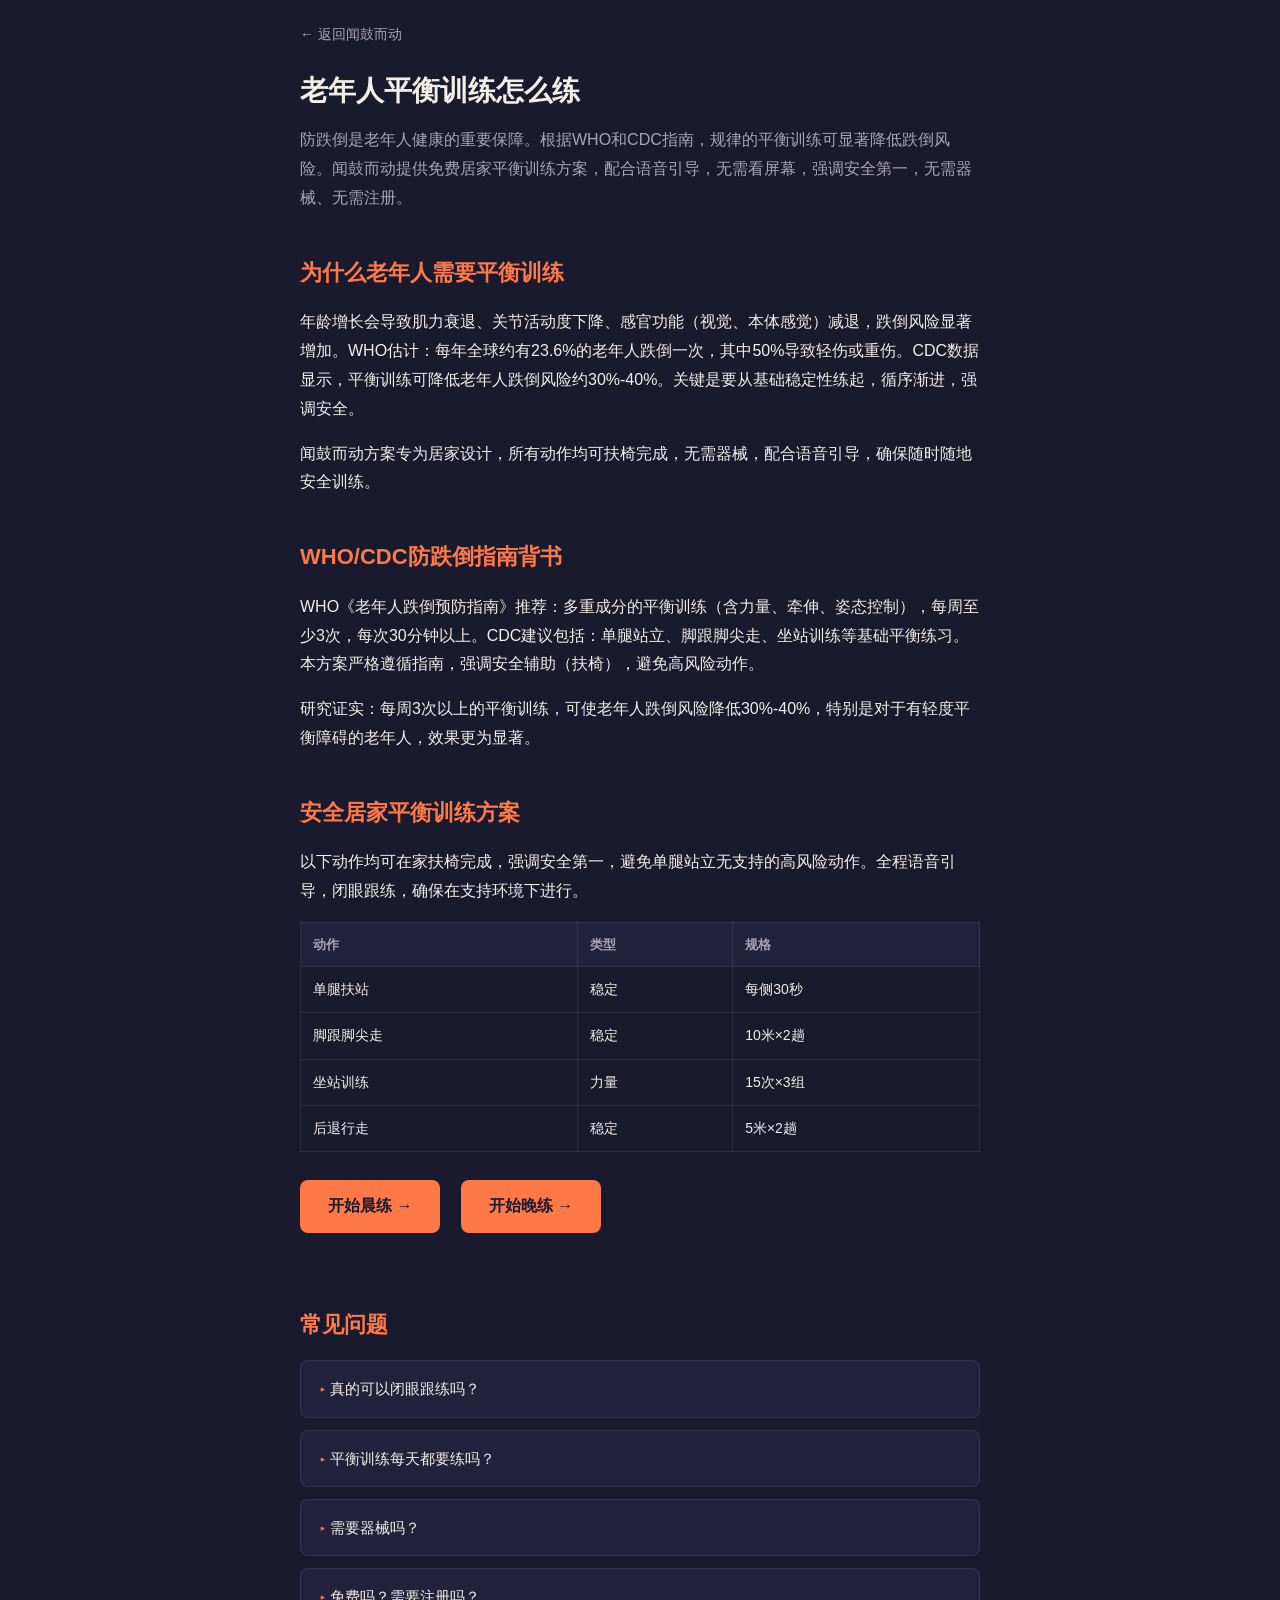
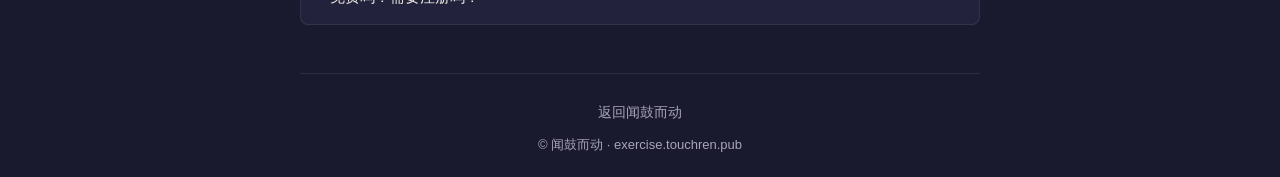
<file: senior-balance.html>
<!DOCTYPE html>
<html lang="zh-CN">
<head>
  <meta charset="UTF-8">
  <meta name="viewport" content="width=device-width, initial-scale=1.0">
  <meta name="theme-color" content="#1a1a2e">
  <title>老年人平衡训练怎么练：防跌倒的居家方案——闻鼓而动</title>
  <meta name="description" content="防跌倒居家平衡训练，WHO/CDC指南背书。单腿扶站、脚跟脚尖走、坐站训练等动作，配合闻鼓而动免费语音引导，强调安全，无需器械、无需注册、数据仅存本地浏览器。">
  <meta name="keywords" content="老年人平衡训练,防跌倒,单腿站立,脚跟脚尖走,语音引导健身">
  <link rel="canonical" href="https://exercise.touchren.pub/senior-balance.html">
  <meta property="og:type" content="article">
  <meta property="og:site_name" content="闻鼓而动">
  <meta property="og:title" content="老年人平衡训练怎么练：防跌倒的居家方案">
  <meta property="og:description" content="防跌倒居家平衡训练，WHO/CDC指南背书。单腿扶站、脚跟脚尖走、坐站训练等动作，配合闻鼓而动免费语音引导，强调安全，无需器械、无需注册、数据仅存本地浏览器。">
  <meta property="og:url" content="https://exercise.touchren.pub/senior-balance.html">
  <meta property="og:image" content="https://exercise.touchren.pub/og-image.png">
  <meta property="og:locale" content="zh_CN">
  <meta name="twitter:card" content="summary_large_image">
  <link rel="stylesheet" href="guide.css">
</head>
<body>
  <article>
    <header>
      <a href="./" class="back-link">← 返回闻鼓而动</a>
      <h1>老年人平衡训练怎么练</h1>
      <p class="lead">防跌倒是老年人健康的重要保障。根据WHO和CDC指南，规律的平衡训练可显著降低跌倒风险。闻鼓而动提供免费居家平衡训练方案，配合语音引导，无需看屏幕，强调安全第一，无需器械、无需注册。</p>
    </header>

    <section>
      <h2>为什么老年人需要平衡训练</h2>
      <p>年龄增长会导致肌力衰退、关节活动度下降、感官功能（视觉、本体感觉）减退，跌倒风险显著增加。WHO估计：每年全球约有23.6%的老年人跌倒一次，其中50%导致轻伤或重伤。CDC数据显示，平衡训练可降低老年人跌倒风险约30%-40%。关键是要从基础稳定性练起，循序渐进，强调安全。</p>
      <p>闻鼓而动方案专为居家设计，所有动作均可扶椅完成，无需器械，配合语音引导，确保随时随地安全训练。</p>
    </section>

    <section>
      <h2>WHO/CDC防跌倒指南背书</h2>
      <p>WHO《老年人跌倒预防指南》推荐：多重成分的平衡训练（含力量、牵伸、姿态控制），每周至少3次，每次30分钟以上。CDC建议包括：单腿站立、脚跟脚尖走、坐站训练等基础平衡练习。本方案严格遵循指南，强调安全辅助（扶椅），避免高风险动作。</p>
      <p>研究证实：每周3次以上的平衡训练，可使老年人跌倒风险降低30%-40%，特别是对于有轻度平衡障碍的老年人，效果更为显著。</p>
    </section>

    <section>
      <h2>安全居家平衡训练方案</h2>
      <p>以下动作均可在家扶椅完成，强调安全第一，避免单腿站立无支持的高风险动作。全程语音引导，闭眼跟练，确保在支持环境下进行。</p>

      <table>
        <thead>
          <tr><th>动作</th><th>类型</th><th>规格</th></tr>
        </thead>
        <tbody>
          <tr><td>单腿扶站</td><td>稳定</td><td>每侧30秒</td></tr>
          <tr><td>脚跟脚尖走</td><td>稳定</td><td>10米×2趟</td></tr>
          <tr><td>坐站训练</td><td>力量</td><td>15次×3组</td></tr>
          <tr><td>后退行走</td><td>稳定</td><td>5米×2趟</td></tr>
        </tbody>
      </table>

      <a class="cta" href="./morning/">开始晨练 →</a>
      <a class="cta" style="margin-left:16px; margin-top:8px; display:inline-block;" href="./evening/">开始晚练 →</a>
    </section>

    <section>
      <h2>常见问题</h2>
      <details>
        <summary>真的可以闭眼跟练吗？</summary>
        <p>可以，但必须扶稳椅子或墙壁。闻鼓而动全程语音播报动作名称、次数和要点提示，确保在支持环境下进行。如果感到头晕，立即停止并坐下休息。</p>
      </details>
      <details>
        <summary>平衡训练每天都要练吗？</summary>
        <p>根据个人状况而定。平衡训练每天可做，但若有头晕、近期眼科手术或严重骨质疏松，请咨询医生。闻鼓而动会自动判断今天是抗阻日还是放松日，无需自己计算。</p>
      </details>
      <details>
        <summary>需要器械吗？</summary>
        <p>不需要，全程自重训练。只需要一把稳固的椅子或扶手，确保训练安全。</p>
      </details>
      <details>
        <summary>免费吗？需要注册吗？</summary>
        <p>完全免费，无需注册登录。没有服务器、没有账号、没有数据上传，训练记录只存在你的浏览器里。</p>
      </details>
    </section>

    <footer>
      <a href="./">返回闻鼓而动</a>
      <p class="copyright">© 闻鼓而动 · exercise.touchren.pub</p>
    </footer>
  </article>

  <script type="application/ld+json">
  {"@context":"https://schema.org","@type":"HowTo","name":"老年人平衡训练防跌倒居家方案","description":"基于WHO/CDC防跌倒指南的居家平衡训练方案，配合闻鼓而动免费语音引导，老年人可在家安全训练。包含单腿扶站、脚跟脚尖走、坐站训练、后退行走等安全动作的每日例行序列。","step":[{"@type":"HowToStep","name":"单腿扶站","text":"扶稳椅子背把，单腿抬起前方或侧方；保持30秒，感受大腿和臀部肌肉激活。","duration":"60"},{"@type":"HowToStep","name":"脚跟脚尖走","text":"原地或沿10米直线，先踮脚尖前行，再踵后落地；保持节奏，核心收紧，避免晃动。","duration":"60"},{"@type":"HowToStep","name":"坐站训练","text":"椅子高度膝盖以上，跨坐起身，感受大腿前侧和臀部发力； controlled descent，缓慢下坐。","duration":"60"},{"@type":"HowToStep","name":"后退行走","text":"扶稳椅子或墙壁，原地后退步伐；保持背直，核心收紧，脚落控制。","duration":"60"}],"totalTime":"300","tool":["稳固椅子（支撑用）"]}
  </script>

  <script type="application/ld+json">
  {"@context":"https://schema.org","@type":"Article","headline":"老年人平衡训练怎么练：防跌倒的居家方案","url":"https://exercise.touchren.pub/senior-balance.html","description":"基于WHO和CDC防跌倒指南，给出老年人居家平衡训练的组合方案与免费语音引导跟练计划。","author":{"@type":"Organization","name":"闻鼓而动"},"publisher":{"@type":"Organization","name":"闻鼓而动","url":"https://exercise.touchren.pub/"},"datePublished":"2026-09-11","isAccessibleForFree":true}
  </script>
</body>
</html>
</file>
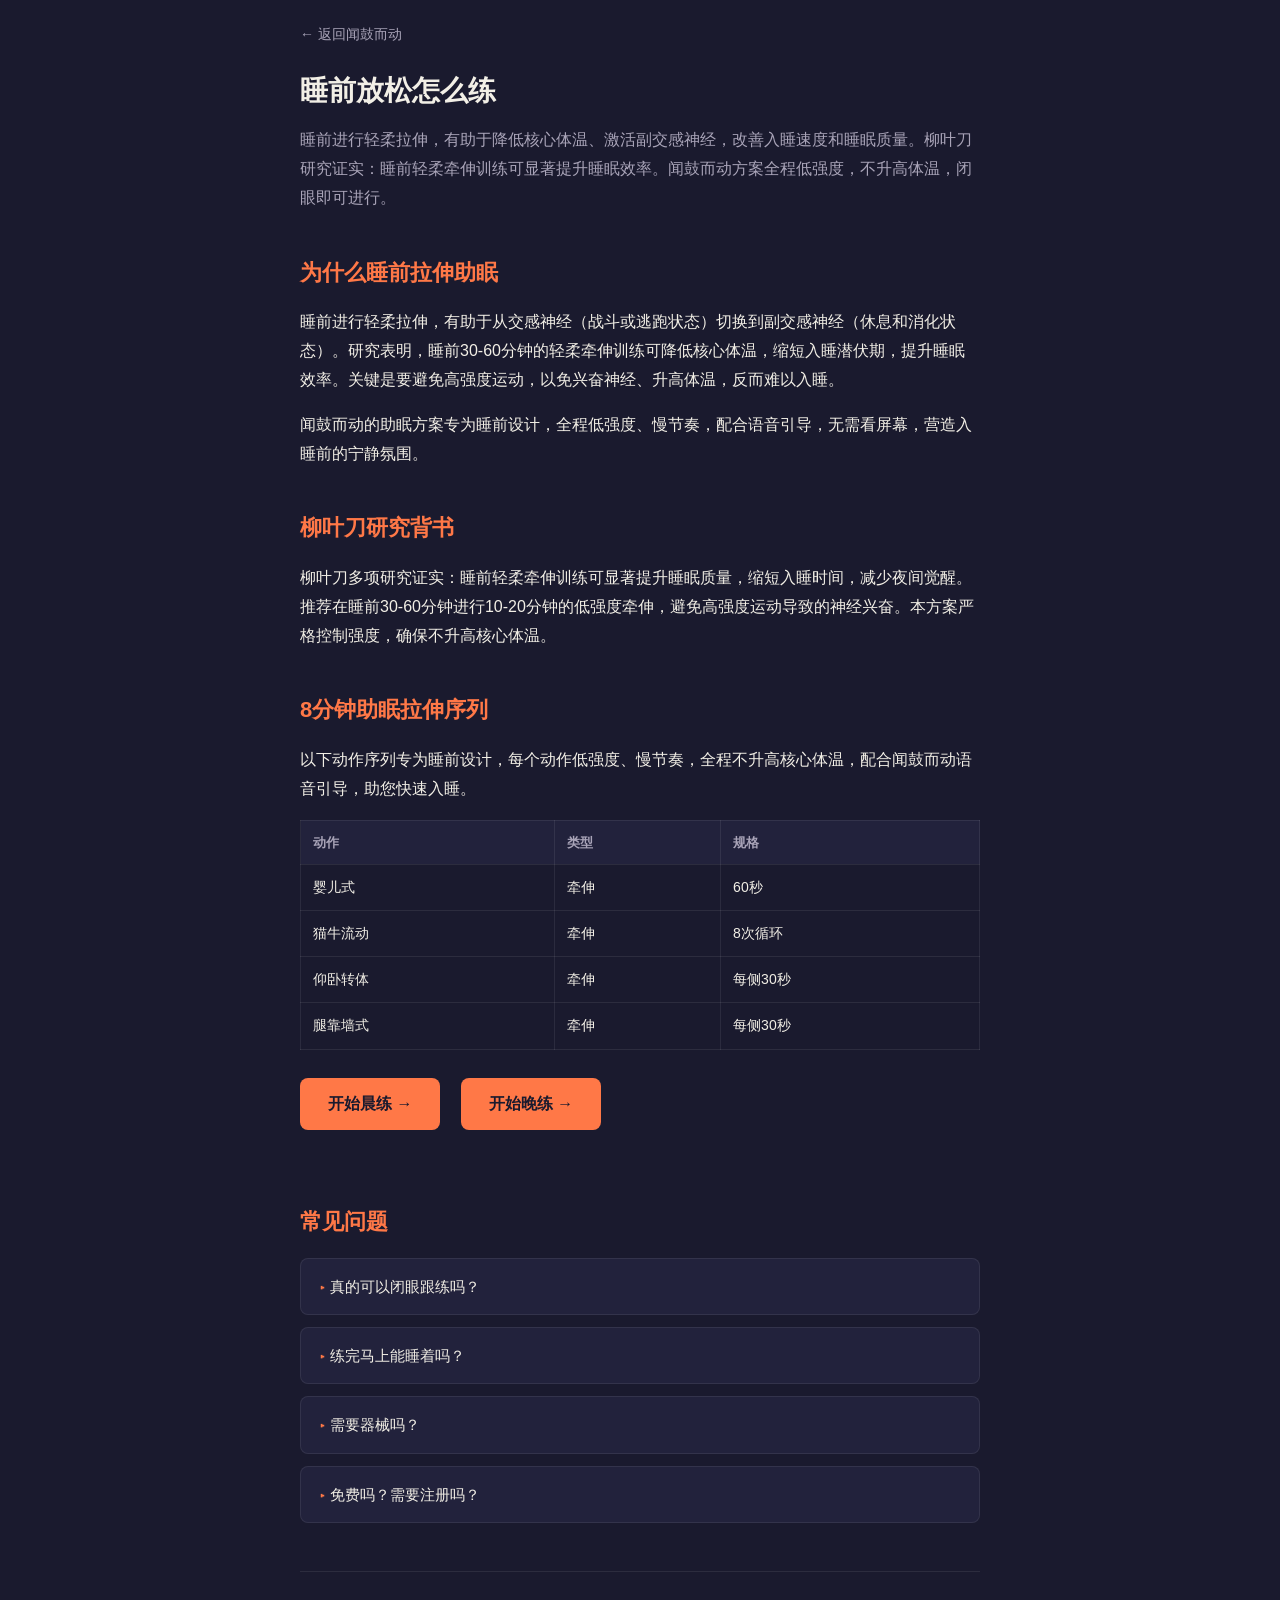
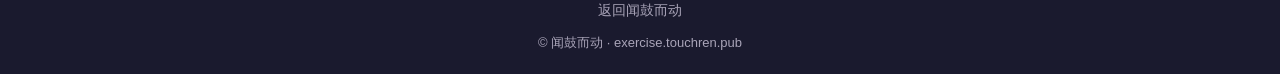
<file: sleep-stretch.html>
<!DOCTYPE html>
<html lang="zh-CN">
<head>
  <meta charset="UTF-8">
  <meta name="viewport" content="width=device-width, initial-scale=1.0">
  <meta name="theme-color" content="#1a1a2e">
  <title>睡前放松怎么练：8分钟助眠拉伸序列——闻鼓而动</title>
  <meta name="description" content="睡前轻柔拉伸改善睡眠质量。研究表明睡前牵伸训练可显著提升睡眠效率。柳叶刀背书，配合闻鼓而动免费语音引导，不剧升核心体温，闭眼入睡更快。无需器械、无需注册、数据仅存本地浏览器。">
  <meta name="keywords" content="睡前拉伸,助眠,睡眠质量,语音引导健身,居家训练">
  <link rel="canonical" href="https://exercise.touchren.pub/sleep-stretch.html">
  <meta property="og:type" content="article">
  <meta property="og:site_name" content="闻鼓而动">
  <meta property="og:title" content="睡前放松怎么练：8分钟助眠拉伸序列">
  <meta property="og:description" content="睡前轻柔拉伸改善睡眠质量。研究表明睡前牵伸训练可显著提升睡眠效率。柳叶刀背书，配合闻鼓而动免费语音引导，不剧升核心体温，闭眼入睡更快。无需器械、无需注册、数据仅存本地浏览器。">
  <meta property="og:url" content="https://exercise.touchren.pub/sleep-stretch.html">
  <meta property="og:image" content="https://exercise.touchren.pub/og-image.png">
  <meta property="og:locale" content="zh_CN">
  <meta name="twitter:card" content="summary_large_image">
  <link rel="stylesheet" href="guide.css">
</head>
<body>
  <article>
    <header>
      <a href="./" class="back-link">← 返回闻鼓而动</a>
      <h1>睡前放松怎么练</h1>
      <p class="lead">睡前进行轻柔拉伸，有助于降低核心体温、激活副交感神经，改善入睡速度和睡眠质量。柳叶刀研究证实：睡前轻柔牵伸训练可显著提升睡眠效率。闻鼓而动方案全程低强度，不升高体温，闭眼即可进行。</p>
    </header>

    <section>
      <h2>为什么睡前拉伸助眠</h2>
      <p>睡前进行轻柔拉伸，有助于从交感神经（战斗或逃跑状态）切换到副交感神经（休息和消化状态）。研究表明，睡前30-60分钟的轻柔牵伸训练可降低核心体温，缩短入睡潜伏期，提升睡眠效率。关键是要避免高强度运动，以免兴奋神经、升高体温，反而难以入睡。</p>
      <p>闻鼓而动的助眠方案专为睡前设计，全程低强度、慢节奏，配合语音引导，无需看屏幕，营造入睡前的宁静氛围。</p>
    </section>

    <section>
      <h2>柳叶刀研究背书</h2>
      <p>柳叶刀多项研究证实：睡前轻柔牵伸训练可显著提升睡眠质量，缩短入睡时间，减少夜间觉醒。推荐在睡前30-60分钟进行10-20分钟的低强度牵伸，避免高强度运动导致的神经兴奋。本方案严格控制强度，确保不升高核心体温。</p>
    </section>

    <section>
      <h2>8分钟助眠拉伸序列</h2>
      <p>以下动作序列专为睡前设计，每个动作低强度、慢节奏，全程不升高核心体温，配合闻鼓而动语音引导，助您快速入睡。</p>

      <table>
        <thead>
          <tr><th>动作</th><th>类型</th><th>规格</th></tr>
        </thead>
        <tbody>
          <tr><td>婴儿式</td><td>牵伸</td><td>60秒</td></tr>
          <tr><td>猫牛流动</td><td>牵伸</td><td>8次循环</td></tr>
          <tr><td>仰卧转体</td><td>牵伸</td><td>每侧30秒</td></tr>
          <tr><td>腿靠墙式</td><td>牵伸</td><td>每侧30秒</td></tr>
        </tbody>
      </table>

      <a class="cta" href="./morning/">开始晨练 →</a>
      <a class="cta" style="margin-left:16px; margin-top:8px; display:inline-block;" href="./evening/">开始晚练 →</a>
    </section>

    <section>
      <h2>常见问题</h2>
      <details>
        <summary>真的可以闭眼跟练吗？</summary>
        <p>可以。闻鼓而动全程语音播报动作名称、次数和要点提示，不需要看屏幕。只要听见指令就行动，手机往旁边一放即可。</p>
      </details>
      <details>
        <summary>练完马上能睡着吗？</summary>
        <p>建议练完后休息1-2分钟，让身体由活动状态逐渐过渡到休息状态。闻鼓而动方案设计为助眠序列，结束后即可直接休息。</p>
      </details>
      <details>
        <summary>需要器械吗？</summary>
        <p>不需要，全程自重训练。床上或地上即可，舒适的服装更利于活动。</p>
      </details>
      <details>
        <summary>免费吗？需要注册吗？</summary>
        <p>完全免费，无需注册登录。没有服务器、没有账号、没有数据上传，训练记录只存在你的浏览器里。</p>
      </details>
    </section>

    <footer>
      <a href="./">返回闻鼓而动</a>
      <p class="copyright">© 闻鼓而动 · exercise.touchren.pub</p>
    </footer>
  </article>

  <script type="application/ld+json">
  {"@context":"https://schema.org","@type":"HowTo","name":"睡前8分钟助眠拉伸序列","description":"基于柳叶刀研究的睡前轻柔牵伸训练方案，配合闻鼓而动免费语音引导，助眠不费力。包含婴儿式、猫牛流动、仰卧转体、腿靠墙式等低强度助眠动作的夜间例行序列。","step":[{"@type":"HowToStep","name":"婴儿式","text":"跪姿，双膝分开，臀部缓慢坐向脚跟；上身前趴，额头贴垫；放松腰背、髋部及大腿前侧。","duration":"60"},{"@type":"HowToStep","name":"猫牛流动","text":"四点跪撑，全程用鼻子拱背呼气、塌腰吸气，缓慢活动整条脊柱。","duration":"60"},{"@type":"HowToStep","name":"仰卧转体","text":"仰卧，双腿弯曲落向左侧地面，肩部保持贴地；转向右侧同步。","duration":"60"},{"@type":"HowToStep","name":"腿靠墙式","text":"靠墙躺姿，臀部靠近墙壁，双腿向上伸直；放松全身，感受大腿后侧牵拉。","duration":"60"}],"totalTime":"300","tool":["瑜伽垫（可选）"}]
  </script>

  <script type="application/ld+json">
  {"@context":"https://schema.org","@type":"Article","headline":"睡前放松怎么练：8分钟助眠拉伸序列","url":"https://exercise.touchren.pub/sleep-stretch.html","description":"基于柳叶刀 2018 腰痛系列研究与 2024 睡眠研究，给出睡前轻柔牵伸训练的组合方案与免费语音引导跟练计划。","author":{"@type":"Organization","name":"闻鼓而动"},"publisher":{"@type":"Organization","name":"闻鼓而动","url":"https://exercise.touchren.pub/"},"datePublished":"2026-09-11","isAccessibleForFree":true}
  </script>
</body>
</html>
</file>
<file: guide.css>
:root {
  --bg: #1a1a2e;
  --elevated: #22223c;
  --text: #f2efe6;
  --dim: #a9a4b8;
  --accent: #ff7847;
  --border: rgba(255, 255, 255, 0.08);
}

* {
  margin: 0;
  padding: 0;
  box-sizing: border-box;
}

html, body {
  height: 100%;
}

body {
  background-color: var(--bg);
  color: var(--text);
  font-family: -apple-system, BlinkMacSystemFont, "Segoe UI", "PingFang SC", "Hiragino Sans GB", "Microsoft YaHei", sans-serif;
  font-size: 16px;
  line-height: 1.8;
  -webkit-font-smoothing: antialiased;
}

article {
  max-width: 720px;
  margin: 0 auto;
  padding: 20px;
}

.back-link {
  display: inline-block;
  color: var(--dim);
  text-decoration: none;
  font-size: 14px;
  margin-bottom: 24px;
  transition: color 0.2s ease;
}

.back-link:hover {
  color: var(--accent);
}

h1 {
  font-size: 28px;
  font-weight: 700;
  line-height: 1.4;
  margin-bottom: 16px;
  color: var(--text);
}

.lead {
  color: var(--dim);
  font-size: 16px;
  margin-bottom: 40px;
}

h2 {
  font-size: 22px;
  font-weight: 600;
  color: var(--accent);
  margin-top: 40px;
  margin-bottom: 16px;
}

h3 {
  font-size: 18px;
  font-weight: 600;
  color: var(--text);
  margin-top: 32px;
  margin-bottom: 12px;
}

p {
  margin-bottom: 16px;
  color: var(--text);
}

a {
  color: var(--accent);
  text-decoration: none;
}

a:hover {
  text-decoration: underline;
}

table {
  width: 100%;
  border-collapse: collapse;
  margin-bottom: 20px;
  font-size: 14px;
}

th, td {
  border: 1px solid var(--border);
  padding: 10px 12px;
  text-align: left;
}

th {
  background-color: var(--elevated);
  color: var(--dim);
  font-weight: 600;
  font-size: 13px;
}

td {
  color: var(--text);
}

td:first-child {
  font-weight: 500;
}

.cta {
  display: inline-block;
  background-color: var(--accent);
  color: var(--bg);
  font-weight: 600;
  font-size: 16px;
  padding: 12px 28px;
  border-radius: 8px;
  text-decoration: none;
  margin-bottom: 32px;
  transition: opacity 0.2s ease;
}

.cta:hover {
  text-decoration: none;
  opacity: 0.9;
}

ol {
  padding-left: 20px;
  margin-bottom: 16px;
}

ol li {
  margin-bottom: 12px;
  color: var(--text);
}

details {
  border: 1px solid var(--border);
  border-radius: 8px;
  padding: 14px 18px;
  margin-bottom: 12px;
  background-color: var(--elevated);
}

summary {
  cursor: pointer;
  font-weight: 500;
  color: var(--text);
  font-size: 15px;
  list-style: none;
}

summary::-webkit-details-marker {
  display: none;
}

summary::before {
  content: "▸ ";
  color: var(--accent);
  font-size: 14px;
}

details[open] summary::before {
  content: "▾ ";
}

details p {
  margin-top: 10px;
  margin-bottom: 0;
  color: var(--dim);
  font-size: 14px;
}

footer {
  margin-top: 48px;
  padding-top: 24px;
  border-top: 1px solid var(--border);
  text-align: center;
}

footer a {
  display: inline-block;
  color: var(--dim);
  font-size: 14px;
  margin-bottom: 8px;
  text-decoration: none;
  transition: color 0.2s ease;
}

footer a:hover {
  color: var(--accent);
}

.copyright {
  color: var(--dim);
  font-size: 13px;
  margin-bottom: 0;
}

@media (max-width: 480px) {
  article {
    padding: 16px;
  }

  h1 {
    font-size: 24px;
  }

  h2 {
    font-size: 19px;
  }

  h3 {
    font-size: 16px;
  }

  th, td {
    padding: 8px 10px;
    font-size: 13px;
  }
}
</file>
